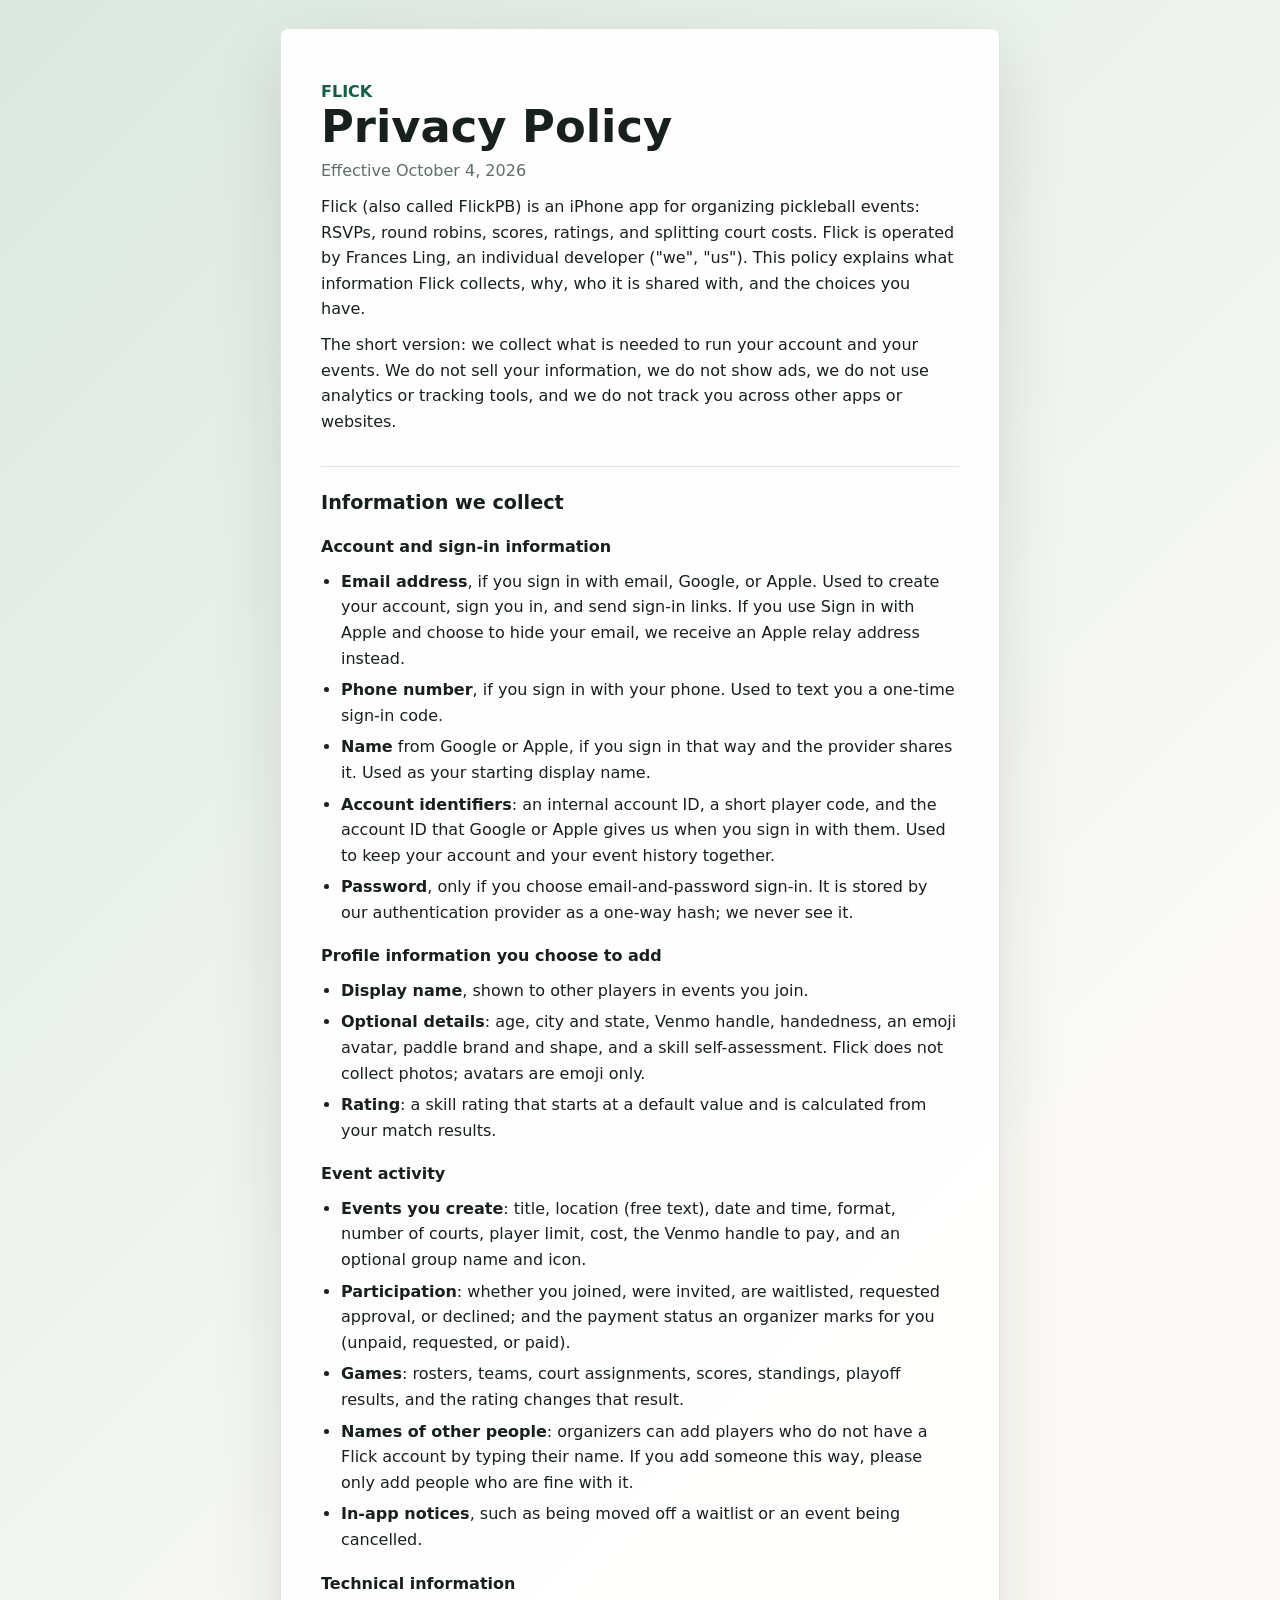
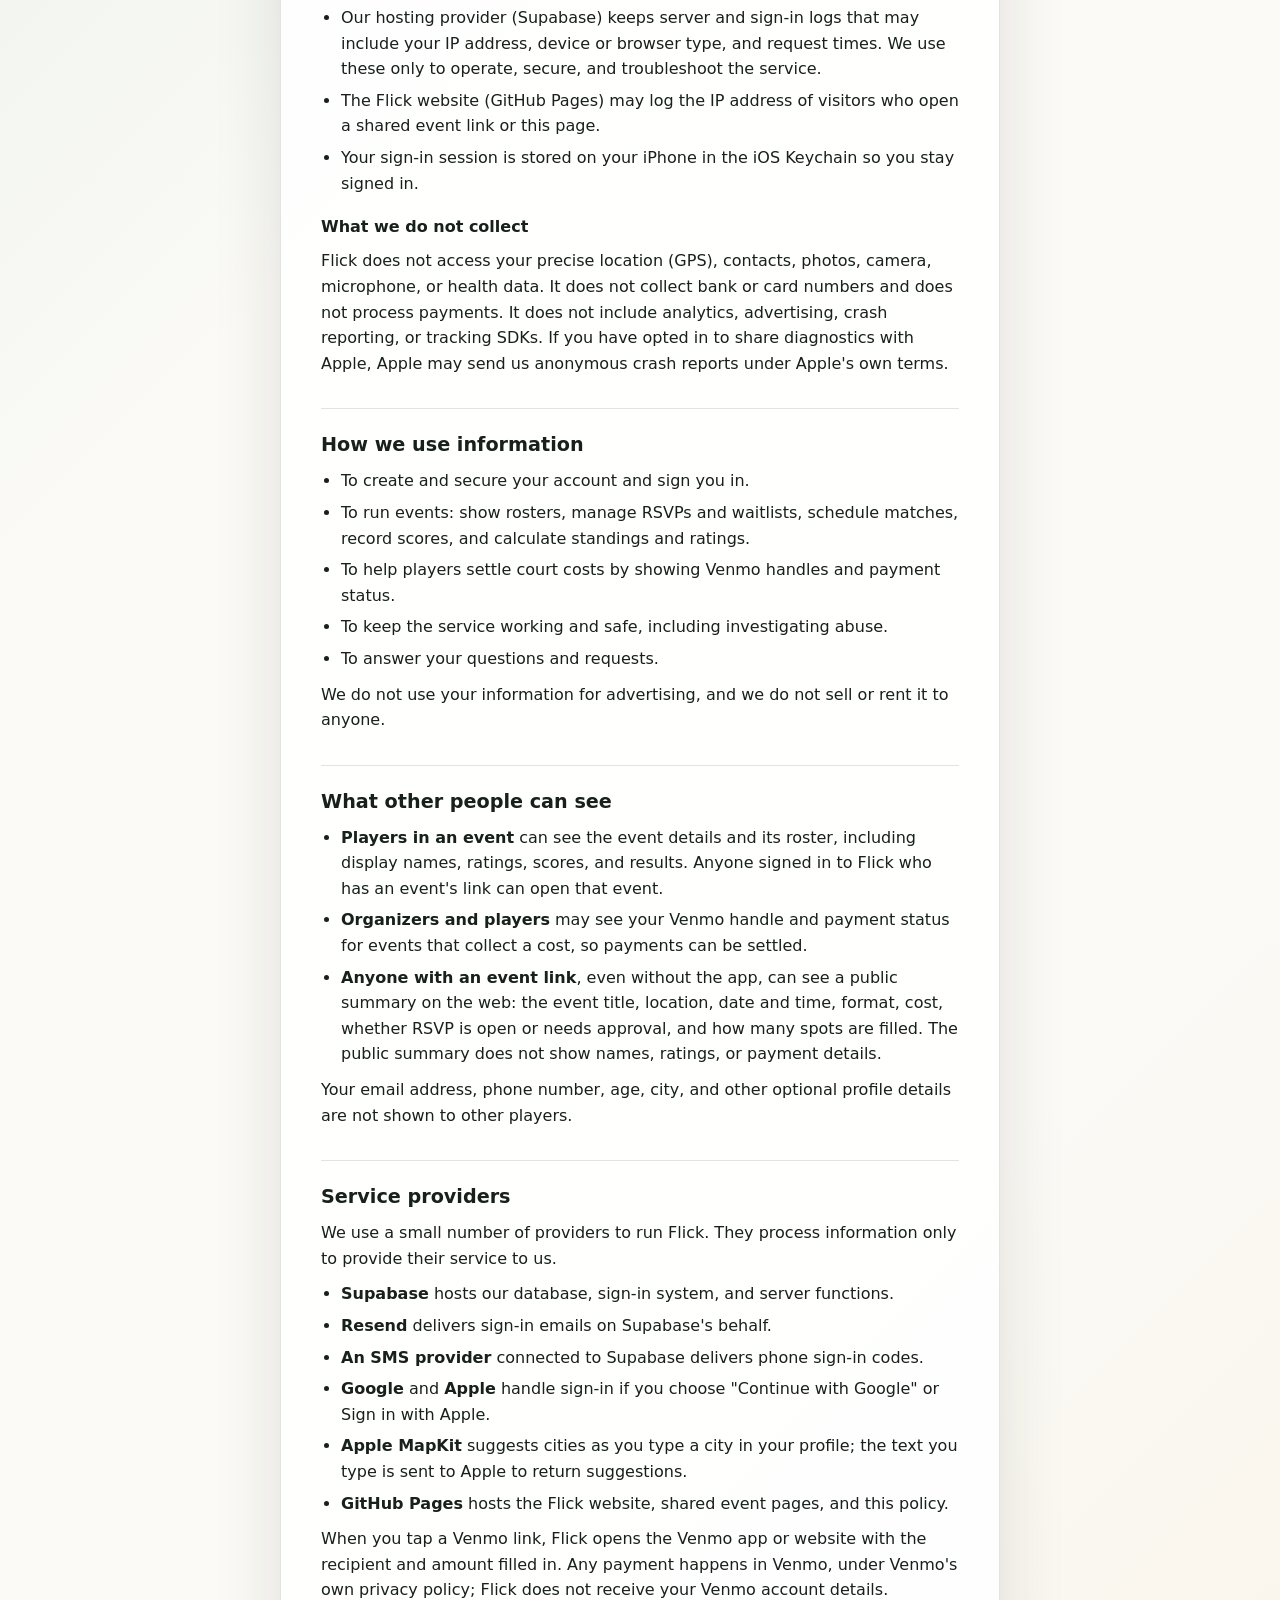
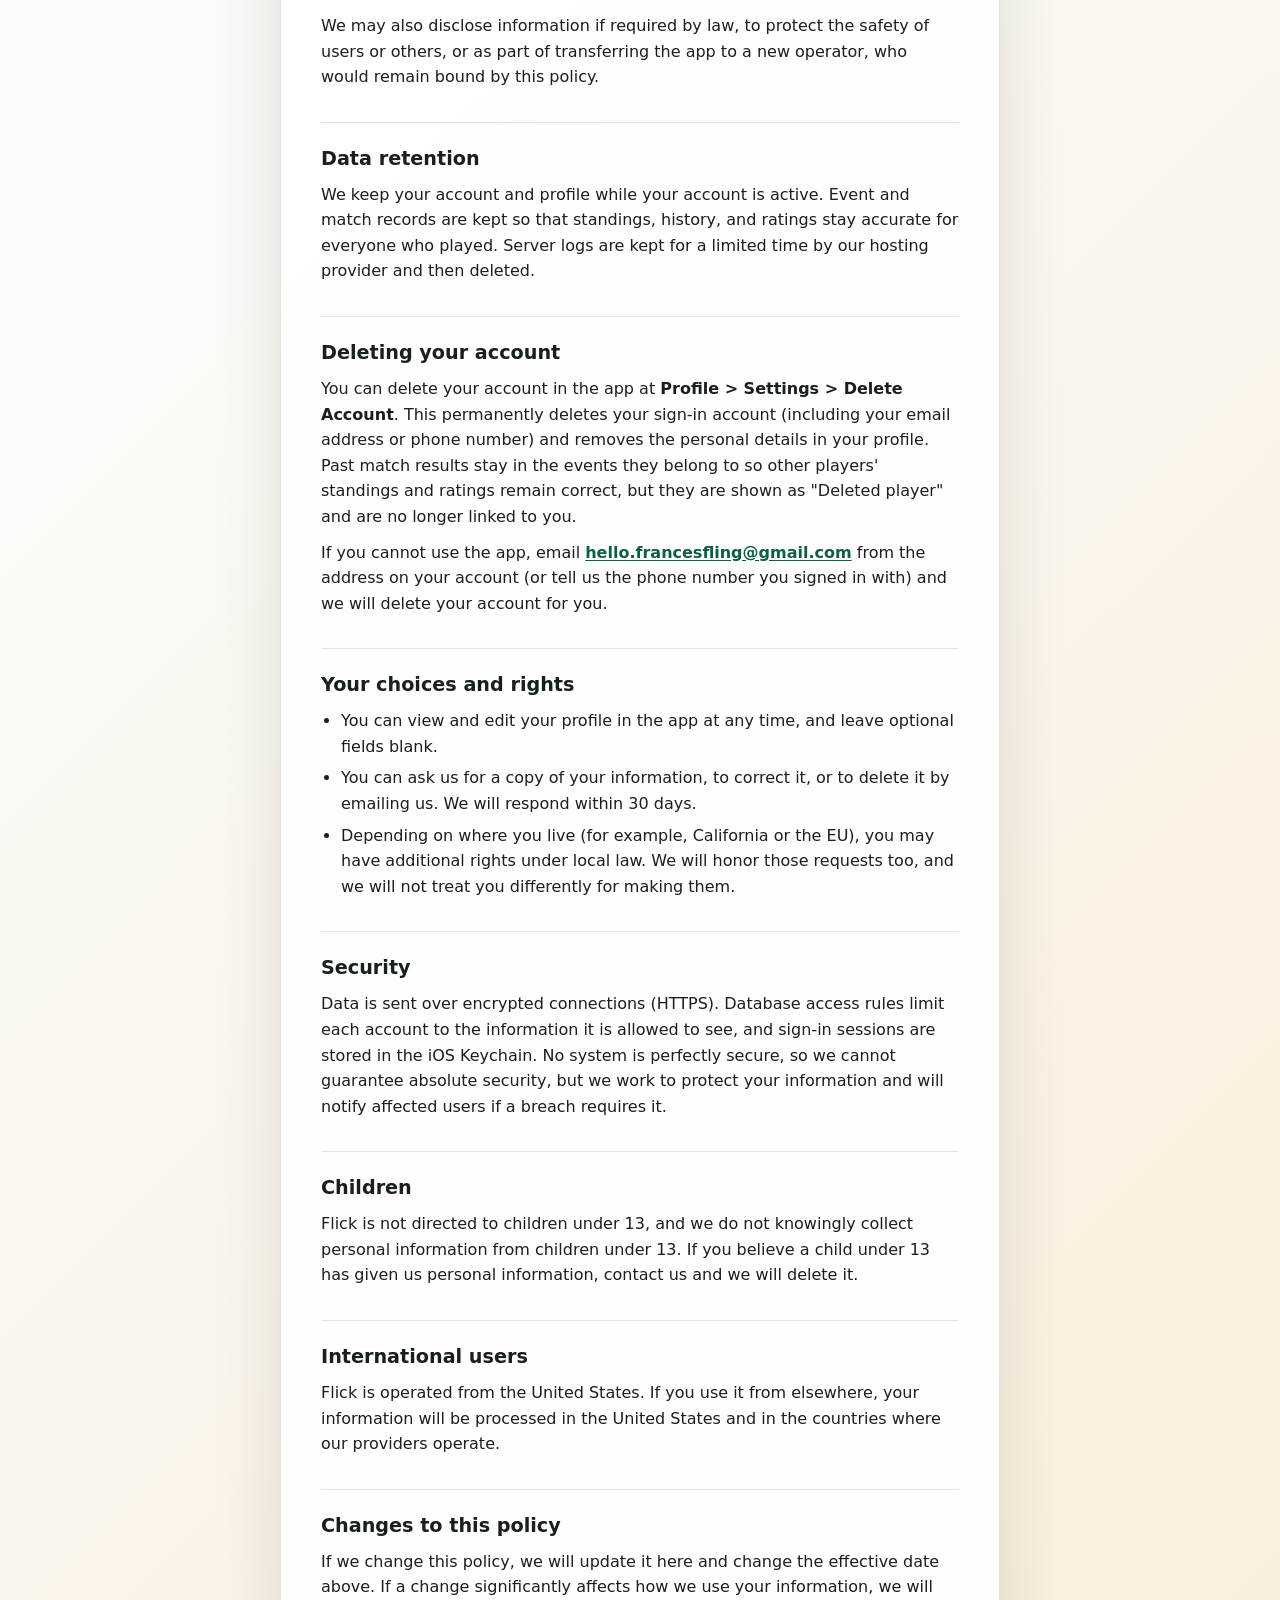
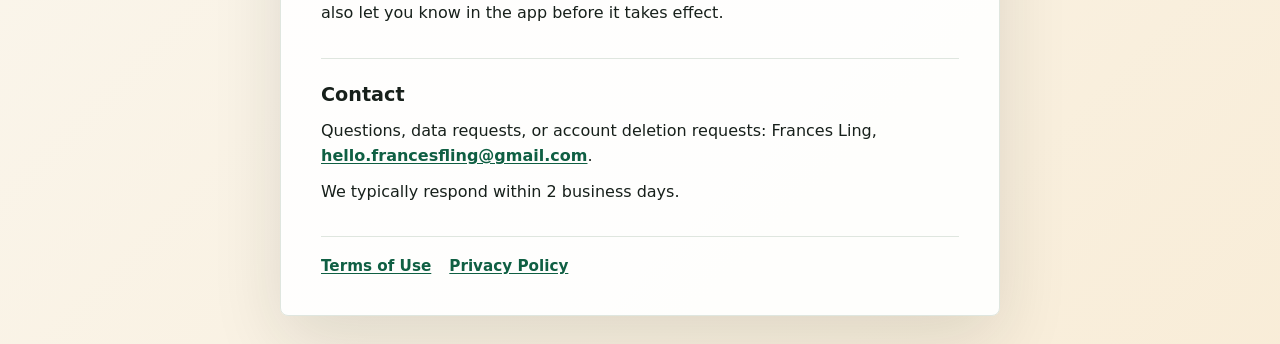
<file: privacy/index.html>
<!doctype html>
<html lang="en">
  <head>
    <meta charset="utf-8">
    <meta name="viewport" content="width=device-width, initial-scale=1">
    <title>Privacy Policy - Flick</title>
    <meta name="description" content="How the Flick pickleball app collects, uses, and protects your information.">
    <link rel="stylesheet" href="/styles.css">
  </head>
  <body>
    <main class="shell">
      <article class="event-panel legal-panel">
        <p class="eyebrow">Flick</p>
        <h1>Privacy Policy</h1>
        <p class="legal-meta">Effective October 4, 2026</p>

        <p>
          Flick (also called FlickPB) is an iPhone app for organizing pickleball events: RSVPs, round robins,
          scores, ratings, and splitting court costs. Flick is operated by Frances Ling, an individual developer
          ("we", "us"). This policy explains what information Flick collects, why, who it is shared with, and the
          choices you have.
        </p>
        <p>
          The short version: we collect what is needed to run your account and your events. We do not sell your
          information, we do not show ads, we do not use analytics or tracking tools, and we do not track you
          across other apps or websites.
        </p>

        <h2>Information we collect</h2>

        <h3>Account and sign-in information</h3>
        <ul>
          <li><strong>Email address</strong>, if you sign in with email, Google, or Apple. Used to create your account, sign you in, and send sign-in links. If you use Sign in with Apple and choose to hide your email, we receive an Apple relay address instead.</li>
          <li><strong>Phone number</strong>, if you sign in with your phone. Used to text you a one-time sign-in code.</li>
          <li><strong>Name</strong> from Google or Apple, if you sign in that way and the provider shares it. Used as your starting display name.</li>
          <li><strong>Account identifiers</strong>: an internal account ID, a short player code, and the account ID that Google or Apple gives us when you sign in with them. Used to keep your account and your event history together.</li>
          <li><strong>Password</strong>, only if you choose email-and-password sign-in. It is stored by our authentication provider as a one-way hash; we never see it.</li>
        </ul>

        <h3>Profile information you choose to add</h3>
        <ul>
          <li><strong>Display name</strong>, shown to other players in events you join.</li>
          <li><strong>Optional details</strong>: age, city and state, Venmo handle, handedness, an emoji avatar, paddle brand and shape, and a skill self-assessment. Flick does not collect photos; avatars are emoji only.</li>
          <li><strong>Rating</strong>: a skill rating that starts at a default value and is calculated from your match results.</li>
        </ul>

        <h3>Event activity</h3>
        <ul>
          <li><strong>Events you create</strong>: title, location (free text), date and time, format, number of courts, player limit, cost, the Venmo handle to pay, and an optional group name and icon.</li>
          <li><strong>Participation</strong>: whether you joined, were invited, are waitlisted, requested approval, or declined; and the payment status an organizer marks for you (unpaid, requested, or paid).</li>
          <li><strong>Games</strong>: rosters, teams, court assignments, scores, standings, playoff results, and the rating changes that result.</li>
          <li><strong>Names of other people</strong>: organizers can add players who do not have a Flick account by typing their name. If you add someone this way, please only add people who are fine with it.</li>
          <li><strong>In-app notices</strong>, such as being moved off a waitlist or an event being cancelled.</li>
        </ul>

        <h3>Technical information</h3>
        <ul>
          <li>Our hosting provider (Supabase) keeps server and sign-in logs that may include your IP address, device or browser type, and request times. We use these only to operate, secure, and troubleshoot the service.</li>
          <li>The Flick website (GitHub Pages) may log the IP address of visitors who open a shared event link or this page.</li>
          <li>Your sign-in session is stored on your iPhone in the iOS Keychain so you stay signed in.</li>
        </ul>

        <h3>What we do not collect</h3>
        <p>
          Flick does not access your precise location (GPS), contacts, photos, camera, microphone, or health data.
          It does not collect bank or card numbers and does not process payments. It does not include analytics,
          advertising, crash reporting, or tracking SDKs. If you have opted in to share diagnostics with Apple,
          Apple may send us anonymous crash reports under Apple's own terms.
        </p>

        <h2>How we use information</h2>
        <ul>
          <li>To create and secure your account and sign you in.</li>
          <li>To run events: show rosters, manage RSVPs and waitlists, schedule matches, record scores, and calculate standings and ratings.</li>
          <li>To help players settle court costs by showing Venmo handles and payment status.</li>
          <li>To keep the service working and safe, including investigating abuse.</li>
          <li>To answer your questions and requests.</li>
        </ul>
        <p>We do not use your information for advertising, and we do not sell or rent it to anyone.</p>

        <h2>What other people can see</h2>
        <ul>
          <li><strong>Players in an event</strong> can see the event details and its roster, including display names, ratings, scores, and results. Anyone signed in to Flick who has an event's link can open that event.</li>
          <li><strong>Organizers and players</strong> may see your Venmo handle and payment status for events that collect a cost, so payments can be settled.</li>
          <li><strong>Anyone with an event link</strong>, even without the app, can see a public summary on the web: the event title, location, date and time, format, cost, whether RSVP is open or needs approval, and how many spots are filled. The public summary does not show names, ratings, or payment details.</li>
        </ul>
        <p>Your email address, phone number, age, city, and other optional profile details are not shown to other players.</p>

        <h2>Service providers</h2>
        <p>We use a small number of providers to run Flick. They process information only to provide their service to us.</p>
        <ul>
          <li><strong>Supabase</strong> hosts our database, sign-in system, and server functions.</li>
          <li><strong>Resend</strong> delivers sign-in emails on Supabase's behalf.</li>
          <li><strong>An SMS provider</strong> connected to Supabase delivers phone sign-in codes.</li>
          <li><strong>Google</strong> and <strong>Apple</strong> handle sign-in if you choose "Continue with Google" or Sign in with Apple.</li>
          <li><strong>Apple MapKit</strong> suggests cities as you type a city in your profile; the text you type is sent to Apple to return suggestions.</li>
          <li><strong>GitHub Pages</strong> hosts the Flick website, shared event pages, and this policy.</li>
        </ul>
        <p>
          When you tap a Venmo link, Flick opens the Venmo app or website with the recipient and amount filled in.
          Any payment happens in Venmo, under Venmo's own privacy policy; Flick does not receive your Venmo account
          details.
        </p>
        <p>
          We may also disclose information if required by law, to protect the safety of users or others, or as part
          of transferring the app to a new operator, who would remain bound by this policy.
        </p>

        <h2>Data retention</h2>
        <p>
          We keep your account and profile while your account is active. Event and match records are kept so that
          standings, history, and ratings stay accurate for everyone who played. Server logs are kept for a limited
          time by our hosting provider and then deleted.
        </p>

        <h2>Deleting your account</h2>
        <p>
          You can delete your account in the app at <strong>Profile &gt; Settings &gt; Delete Account</strong>. This permanently
          deletes your sign-in account (including your email address or phone number) and removes the personal details
          in your profile. Past match results stay in the events they belong to so other players' standings and
          ratings remain correct, but they are shown as "Deleted player" and are no longer linked to you.
        </p>
        <p>
          If you cannot use the app, email <a href="mailto:hello.francesfling@gmail.com">hello.francesfling@gmail.com</a> from the
          address on your account (or tell us the phone number you signed in with) and we will delete your account
          for you.
        </p>

        <h2>Your choices and rights</h2>
        <ul>
          <li>You can view and edit your profile in the app at any time, and leave optional fields blank.</li>
          <li>You can ask us for a copy of your information, to correct it, or to delete it by emailing us. We will respond within 30 days.</li>
          <li>Depending on where you live (for example, California or the EU), you may have additional rights under local law. We will honor those requests too, and we will not treat you differently for making them.</li>
        </ul>

        <h2>Security</h2>
        <p>
          Data is sent over encrypted connections (HTTPS). Database access rules limit each account to the
          information it is allowed to see, and sign-in sessions are stored in the iOS Keychain. No system is
          perfectly secure, so we cannot guarantee absolute security, but we work to protect your information and
          will notify affected users if a breach requires it.
        </p>

        <h2>Children</h2>
        <p>
          Flick is not directed to children under 13, and we do not knowingly collect personal information from
          children under 13. If you believe a child under 13 has given us personal information, contact us and we
          will delete it.
        </p>

        <h2>International users</h2>
        <p>
          Flick is operated from the United States. If you use it from elsewhere, your information will be processed
          in the United States and in the countries where our providers operate.
        </p>

        <h2>Changes to this policy</h2>
        <p>
          If we change this policy, we will update it here and change the effective date above. If a change
          significantly affects how we use your information, we will also let you know in the app before it takes
          effect.
        </p>

        <h2>Contact</h2>
        <p>
          Questions, data requests, or account deletion requests: Frances Ling,
          <a href="mailto:hello.francesfling@gmail.com">hello.francesfling@gmail.com</a>.
        </p>
        <p>We typically respond within 2 business days.</p>

        <nav class="legal-nav" aria-label="Legal">
          <a href="/terms/">Terms of Use</a>
          <a href="/privacy/">Privacy Policy</a>
        </nav>
      </article>
    </main>
  </body>
</html>
</file>
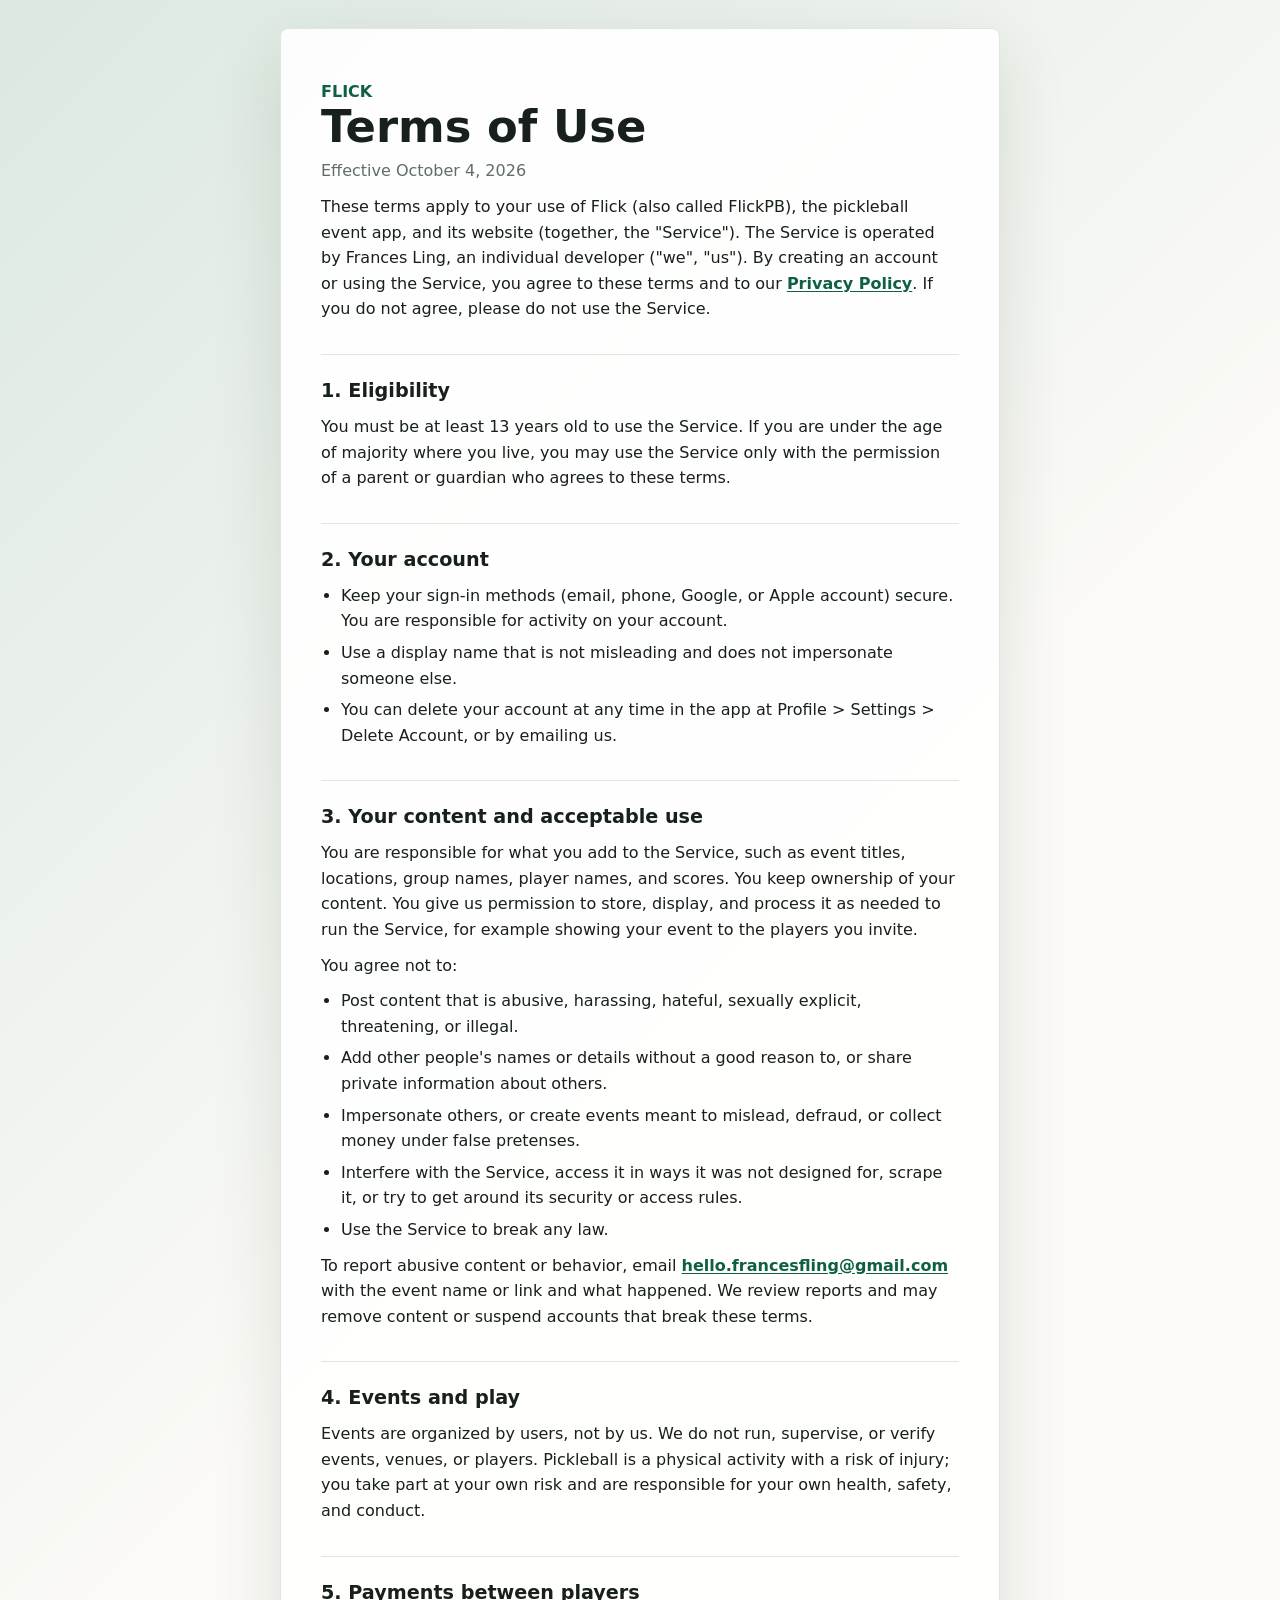
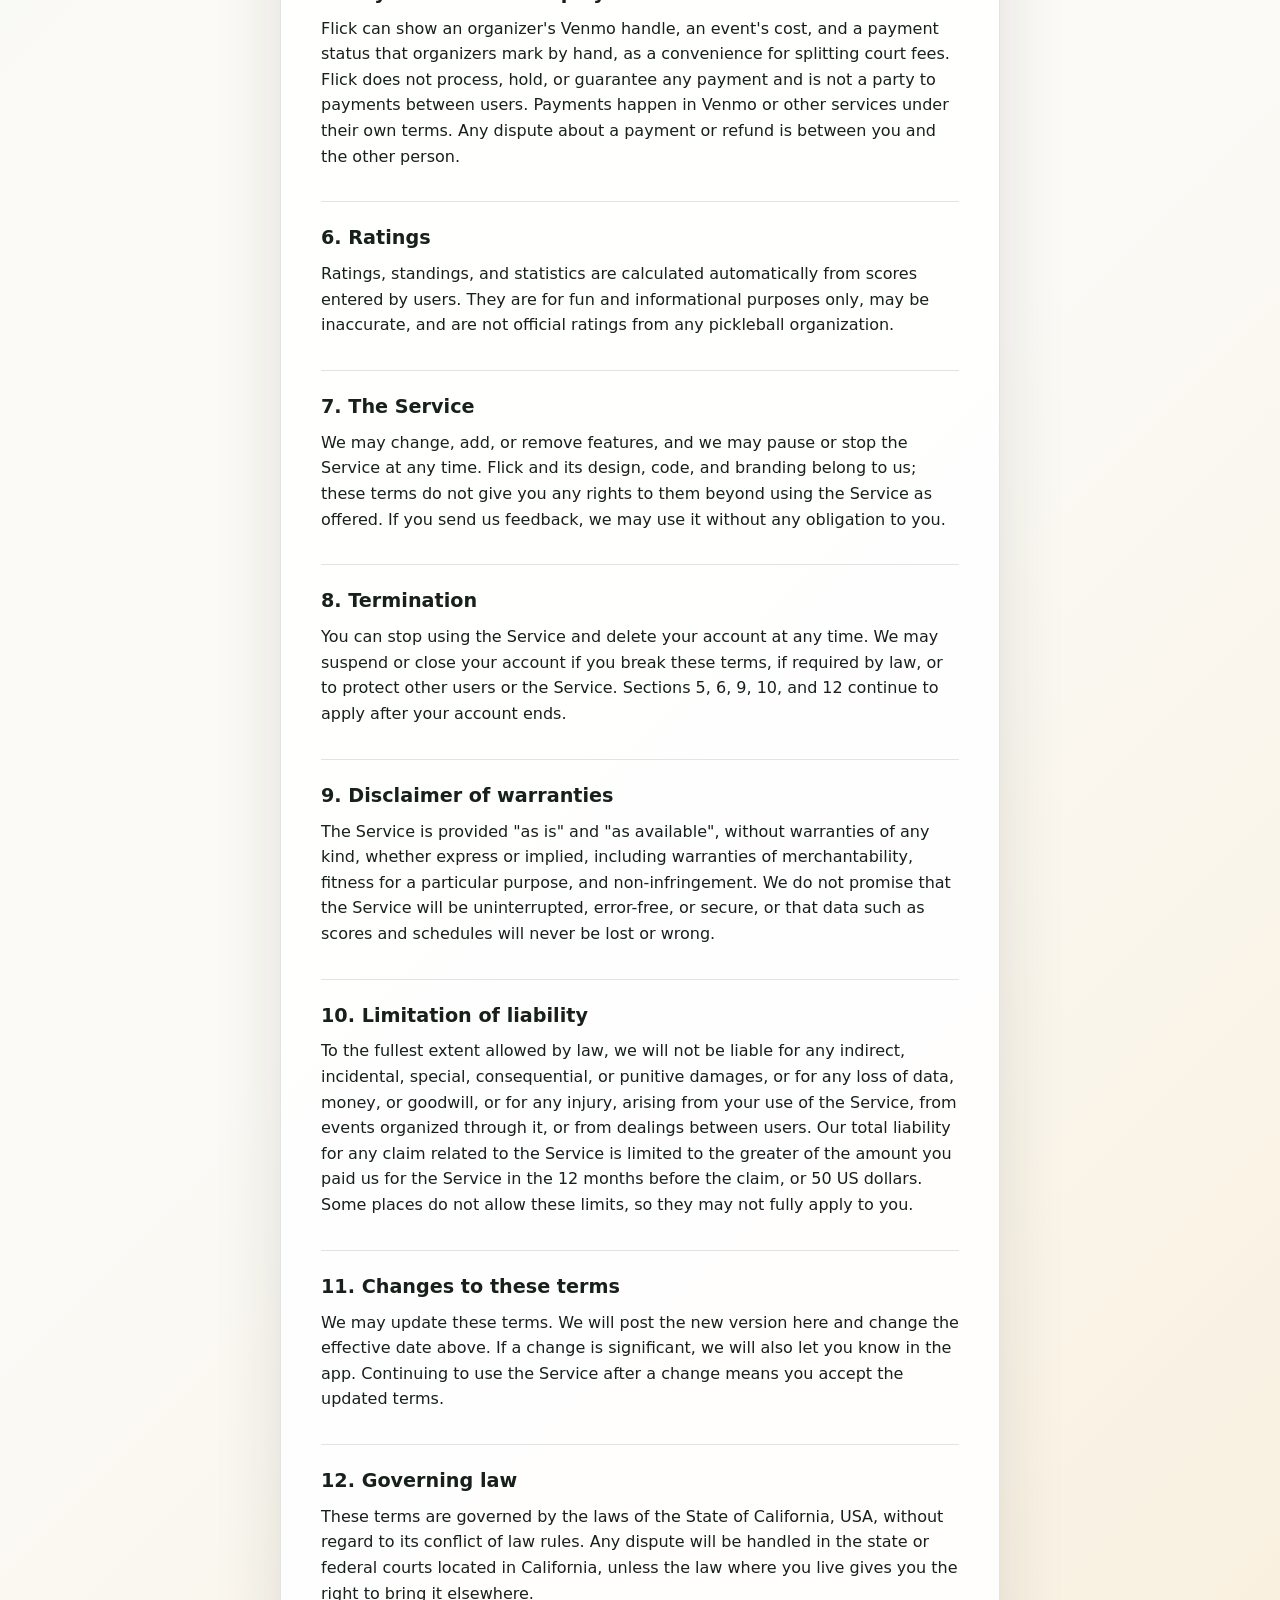
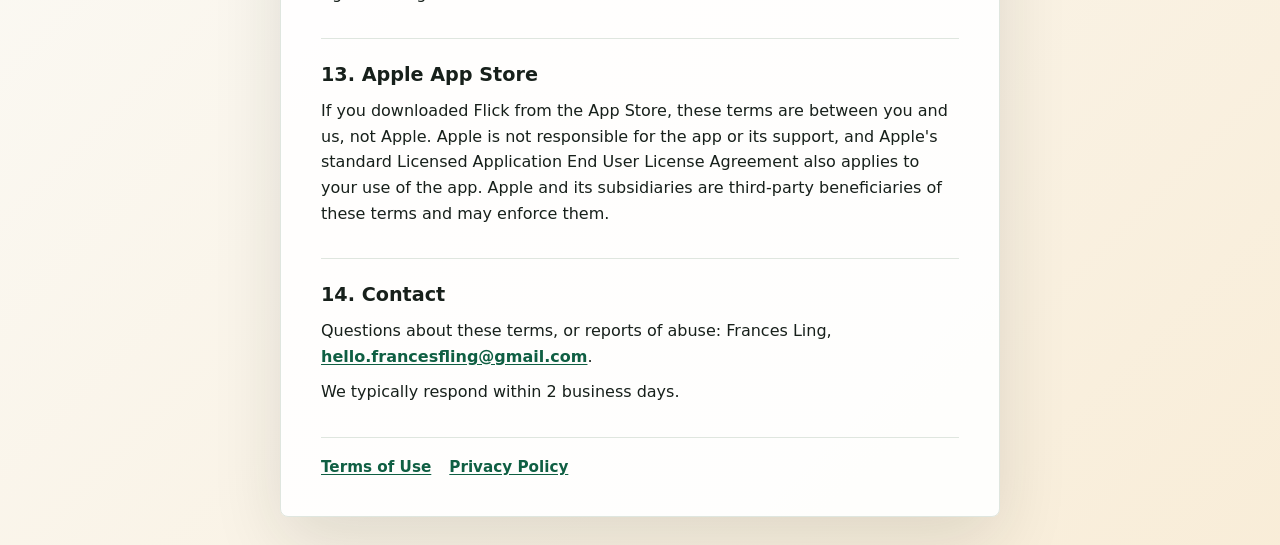
<file: terms/index.html>
<!doctype html>
<html lang="en">
  <head>
    <meta charset="utf-8">
    <meta name="viewport" content="width=device-width, initial-scale=1">
    <title>Terms of Use - Flick</title>
    <meta name="description" content="The terms that apply when you use the Flick pickleball app.">
    <link rel="stylesheet" href="/styles.css">
  </head>
  <body>
    <main class="shell">
      <article class="event-panel legal-panel">
        <p class="eyebrow">Flick</p>
        <h1>Terms of Use</h1>
        <p class="legal-meta">Effective October 4, 2026</p>

        <p>
          These terms apply to your use of Flick (also called FlickPB), the pickleball event app, and its website
          (together, the "Service"). The Service is operated by Frances Ling, an individual developer ("we", "us").
          By creating an account or using the Service, you agree to these terms and to our
          <a href="/privacy/">Privacy Policy</a>. If you do not agree, please do not use the Service.
        </p>

        <h2>1. Eligibility</h2>
        <p>
          You must be at least 13 years old to use the Service. If you are under the age of majority where you live,
          you may use the Service only with the permission of a parent or guardian who agrees to these terms.
        </p>

        <h2>2. Your account</h2>
        <ul>
          <li>Keep your sign-in methods (email, phone, Google, or Apple account) secure. You are responsible for activity on your account.</li>
          <li>Use a display name that is not misleading and does not impersonate someone else.</li>
          <li>You can delete your account at any time in the app at Profile &gt; Settings &gt; Delete Account, or by emailing us.</li>
        </ul>

        <h2>3. Your content and acceptable use</h2>
        <p>
          You are responsible for what you add to the Service, such as event titles, locations, group names, player
          names, and scores. You keep ownership of your content. You give us permission to store, display, and
          process it as needed to run the Service, for example showing your event to the players you invite.
        </p>
        <p>You agree not to:</p>
        <ul>
          <li>Post content that is abusive, harassing, hateful, sexually explicit, threatening, or illegal.</li>
          <li>Add other people's names or details without a good reason to, or share private information about others.</li>
          <li>Impersonate others, or create events meant to mislead, defraud, or collect money under false pretenses.</li>
          <li>Interfere with the Service, access it in ways it was not designed for, scrape it, or try to get around its security or access rules.</li>
          <li>Use the Service to break any law.</li>
        </ul>
        <p>
          To report abusive content or behavior, email <a href="mailto:hello.francesfling@gmail.com">hello.francesfling@gmail.com</a>
          with the event name or link and what happened. We review reports and may remove content or suspend accounts
          that break these terms.
        </p>

        <h2>4. Events and play</h2>
        <p>
          Events are organized by users, not by us. We do not run, supervise, or verify events, venues, or players.
          Pickleball is a physical activity with a risk of injury; you take part at your own risk and are responsible
          for your own health, safety, and conduct.
        </p>

        <h2>5. Payments between players</h2>
        <p>
          Flick can show an organizer's Venmo handle, an event's cost, and a payment status that organizers mark by hand,
          as a convenience for splitting court fees. Flick does not process, hold, or guarantee any payment and is not a
          party to payments between users. Payments happen in Venmo or other services under their own terms. Any
          dispute about a payment or refund is between you and the other person.
        </p>

        <h2>6. Ratings</h2>
        <p>
          Ratings, standings, and statistics are calculated automatically from scores entered by users. They are for
          fun and informational purposes only, may be inaccurate, and are not official ratings from any pickleball
          organization.
        </p>

        <h2>7. The Service</h2>
        <p>
          We may change, add, or remove features, and we may pause or stop the Service at any time. Flick and its
          design, code, and branding belong to us; these terms do not give you any rights to them beyond using the
          Service as offered. If you send us feedback, we may use it without any obligation to you.
        </p>

        <h2>8. Termination</h2>
        <p>
          You can stop using the Service and delete your account at any time. We may suspend or close your account if
          you break these terms, if required by law, or to protect other users or the Service. Sections 5, 6, 9, 10,
          and 12 continue to apply after your account ends.
        </p>

        <h2>9. Disclaimer of warranties</h2>
        <p>
          The Service is provided "as is" and "as available", without warranties of any kind, whether express or
          implied, including warranties of merchantability, fitness for a particular purpose, and non-infringement.
          We do not promise that the Service will be uninterrupted, error-free, or secure, or that data such as
          scores and schedules will never be lost or wrong.
        </p>

        <h2>10. Limitation of liability</h2>
        <p>
          To the fullest extent allowed by law, we will not be liable for any indirect, incidental, special,
          consequential, or punitive damages, or for any loss of data, money, or goodwill, or for any injury, arising
          from your use of the Service, from events organized through it, or from dealings between users. Our total
          liability for any claim related to the Service is limited to the greater of the amount you paid us for the
          Service in the 12 months before the claim, or 50 US dollars. Some places do not allow these limits, so they
          may not fully apply to you.
        </p>

        <h2>11. Changes to these terms</h2>
        <p>
          We may update these terms. We will post the new version here and change the effective date above. If a
          change is significant, we will also let you know in the app. Continuing to use the Service after a change
          means you accept the updated terms.
        </p>

        <h2>12. Governing law</h2>
        <p>
          These terms are governed by the laws of the State of California, USA, without regard to its conflict of law
          rules. Any dispute will be handled in the state or federal courts located in California, unless the law
          where you live gives you the right to bring it elsewhere.
        </p>

        <h2>13. Apple App Store</h2>
        <p>
          If you downloaded Flick from the App Store, these terms are between you and us, not Apple. Apple is not
          responsible for the app or its support, and Apple's standard Licensed Application End User License Agreement
          also applies to your use of the app. Apple and its subsidiaries are third-party beneficiaries of these terms
          and may enforce them.
        </p>

        <h2>14. Contact</h2>
        <p>
          Questions about these terms, or reports of abuse: Frances Ling,
          <a href="mailto:hello.francesfling@gmail.com">hello.francesfling@gmail.com</a>.
        </p>
        <p>We typically respond within 2 business days.</p>

        <nav class="legal-nav" aria-label="Legal">
          <a href="/terms/">Terms of Use</a>
          <a href="/privacy/">Privacy Policy</a>
        </nav>
      </article>
    </main>
  </body>
</html>
</file>
<file: styles.css>
:root {
  color-scheme: light;
  --ink: #17201b;
  --muted: #5f6f67;
  --surface: #fbfaf6;
  --panel: #ffffff;
  --line: #dfe6df;
  --accent: #167c57;
  --accent-dark: #0f5f43;
  --warn: #9d4d17;
}

* {
  box-sizing: border-box;
}

body {
  margin: 0;
  min-height: 100vh;
  background:
    linear-gradient(135deg, rgba(22, 124, 87, 0.14), transparent 34%),
    linear-gradient(315deg, rgba(237, 177, 80, 0.18), transparent 42%),
    var(--surface);
  color: var(--ink);
  font-family: ui-sans-serif, system-ui, -apple-system, BlinkMacSystemFont, "Segoe UI", sans-serif;
}

.shell {
  min-height: 100vh;
  display: grid;
  place-items: center;
  padding: 28px;
}

.event-panel {
  width: min(100%, 560px);
  border: 1px solid var(--line);
  border-radius: 8px;
  background: rgba(255, 255, 255, 0.92);
  padding: clamp(24px, 5vw, 40px);
  box-shadow: 0 24px 70px rgba(23, 32, 27, 0.12);
}

.eyebrow {
  margin: 0 0 12px;
  color: var(--accent-dark);
  font-weight: 800;
  letter-spacing: 0;
  text-transform: uppercase;
  font-size: 0.78rem;
}

h1 {
  margin: 0;
  font-size: clamp(2rem, 9vw, 3.4rem);
  line-height: 0.98;
  letter-spacing: 0;
}

.summary {
  margin: 18px 0 0;
  color: var(--muted);
  font-size: 1.08rem;
  line-height: 1.55;
}

.details {
  display: grid;
  gap: 10px;
  margin: 26px 0 0;
}

.detail-row {
  display: flex;
  justify-content: space-between;
  gap: 18px;
  padding: 14px 0;
  border-top: 1px solid var(--line);
}

.detail-row span:first-child {
  color: var(--muted);
}

.detail-row span:last-child {
  font-weight: 700;
  text-align: right;
}

.status {
  min-height: 24px;
  margin: 24px 0 0;
  color: var(--muted);
  font-size: 0.95rem;
}

.status.error {
  color: var(--warn);
}

.actions {
  display: flex;
  margin-top: 24px;
}

.primary-action {
  display: inline-flex;
  align-items: center;
  justify-content: center;
  min-height: 52px;
  width: 100%;
  border-radius: 8px;
  background: var(--accent);
  color: #ffffff;
  font-weight: 800;
  text-decoration: none;
}

.primary-action:focus-visible {
  outline: 3px solid rgba(22, 124, 87, 0.3);
  outline-offset: 3px;
}

.legal-panel {
  width: min(100%, 720px);
}

.legal-panel h1 {
  font-size: clamp(2rem, 7vw, 2.8rem);
}

.legal-meta {
  margin: 14px 0 0;
  color: var(--muted);
  font-size: 0.95rem;
}

.legal-panel h2 {
  margin: 32px 0 10px;
  padding-top: 24px;
  border-top: 1px solid var(--line);
  font-size: 1.2rem;
  line-height: 1.3;
  letter-spacing: 0;
}

.legal-panel h3 {
  margin: 20px 0 6px;
  font-size: 1rem;
  line-height: 1.4;
}

.legal-panel p,
.legal-panel li {
  font-size: 1rem;
  line-height: 1.6;
}

.legal-panel p {
  margin: 10px 0 0;
}

.legal-panel ul {
  margin: 10px 0 0;
  padding-left: 1.25rem;
}

.legal-panel li + li {
  margin-top: 6px;
}

.legal-panel a {
  color: var(--accent-dark);
  font-weight: 700;
  text-underline-offset: 2px;
}

.legal-panel a:focus-visible {
  outline: 3px solid rgba(22, 124, 87, 0.3);
  outline-offset: 2px;
  border-radius: 2px;
}

.legal-nav {
  display: flex;
  flex-wrap: wrap;
  gap: 8px 18px;
  margin: 32px 0 0;
  padding-top: 20px;
  border-top: 1px solid var(--line);
  font-size: 0.95rem;
}

@media (max-width: 520px) {
  .shell {
    align-items: stretch;
    padding: 18px;
  }

  .event-panel {
    align-self: center;
  }

  .detail-row {
    display: grid;
    gap: 4px;
  }

  .detail-row span:last-child {
    text-align: left;
  }
}
</file>
